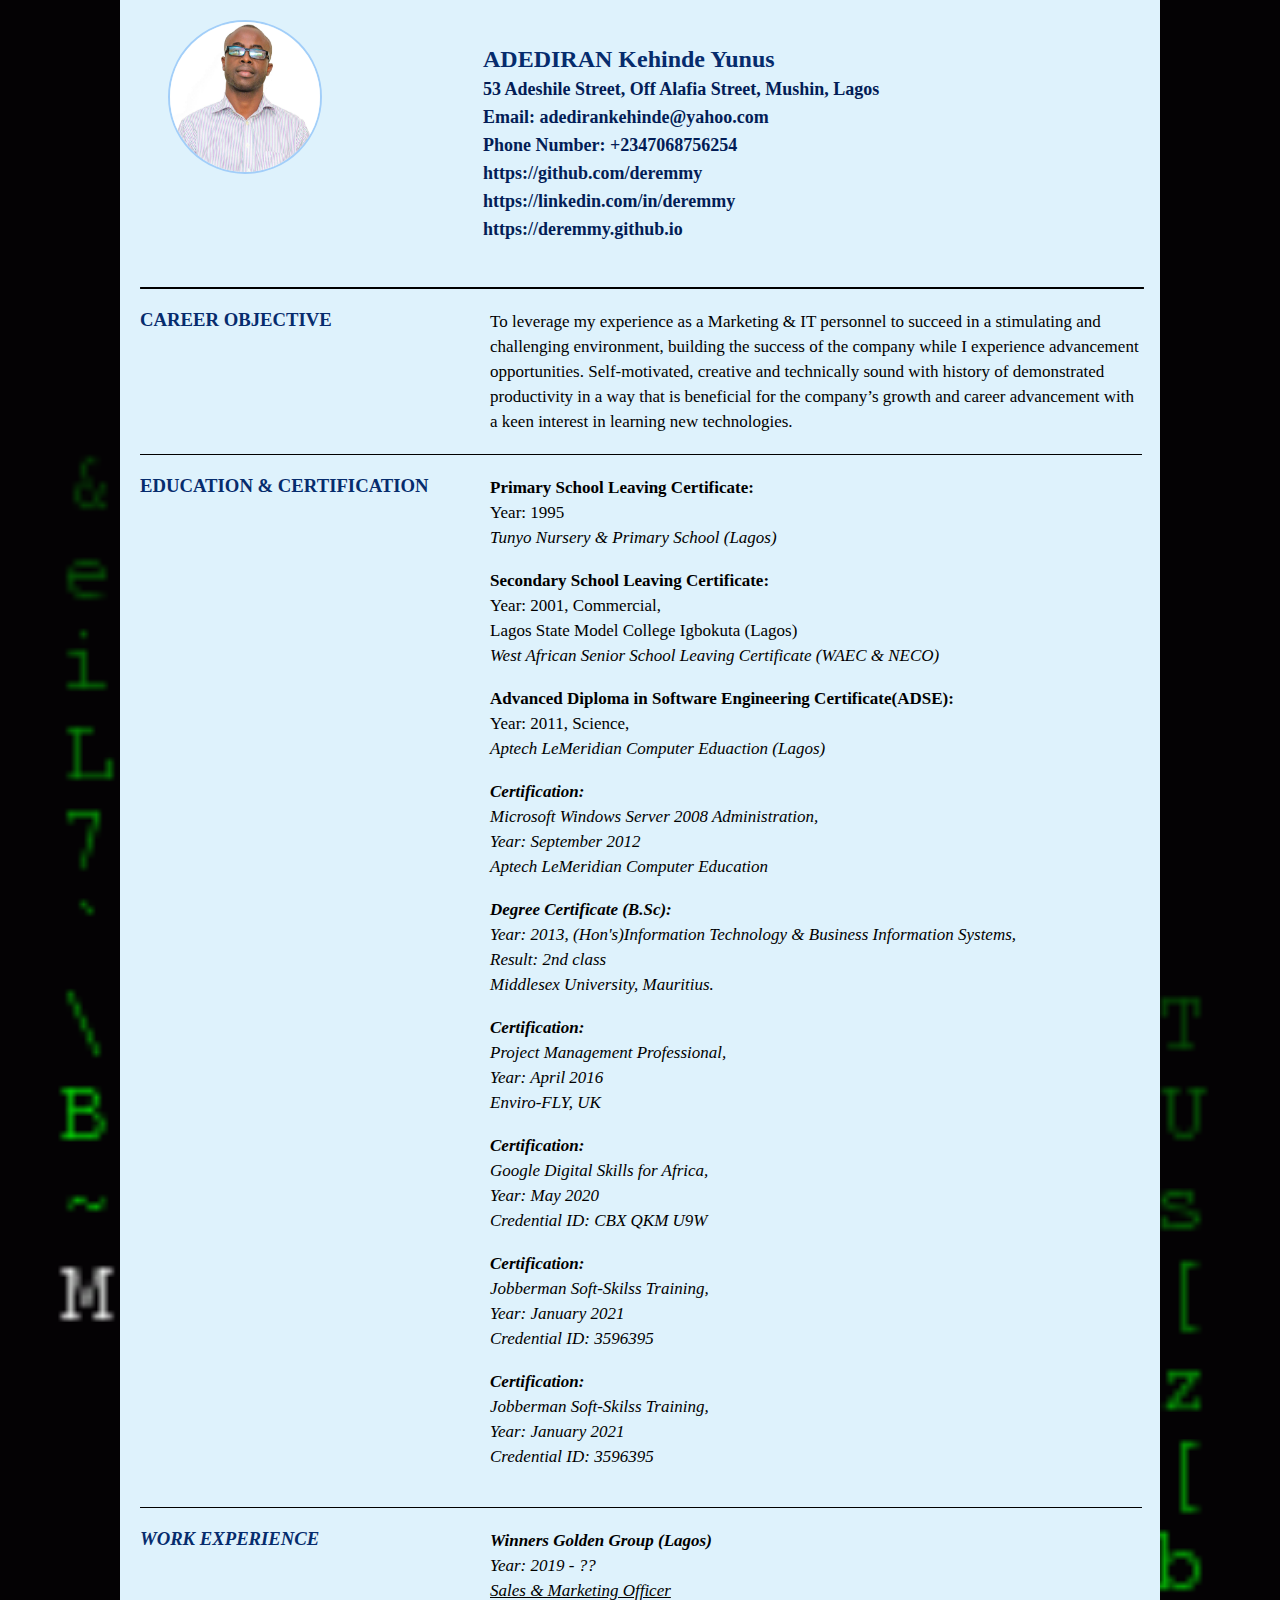
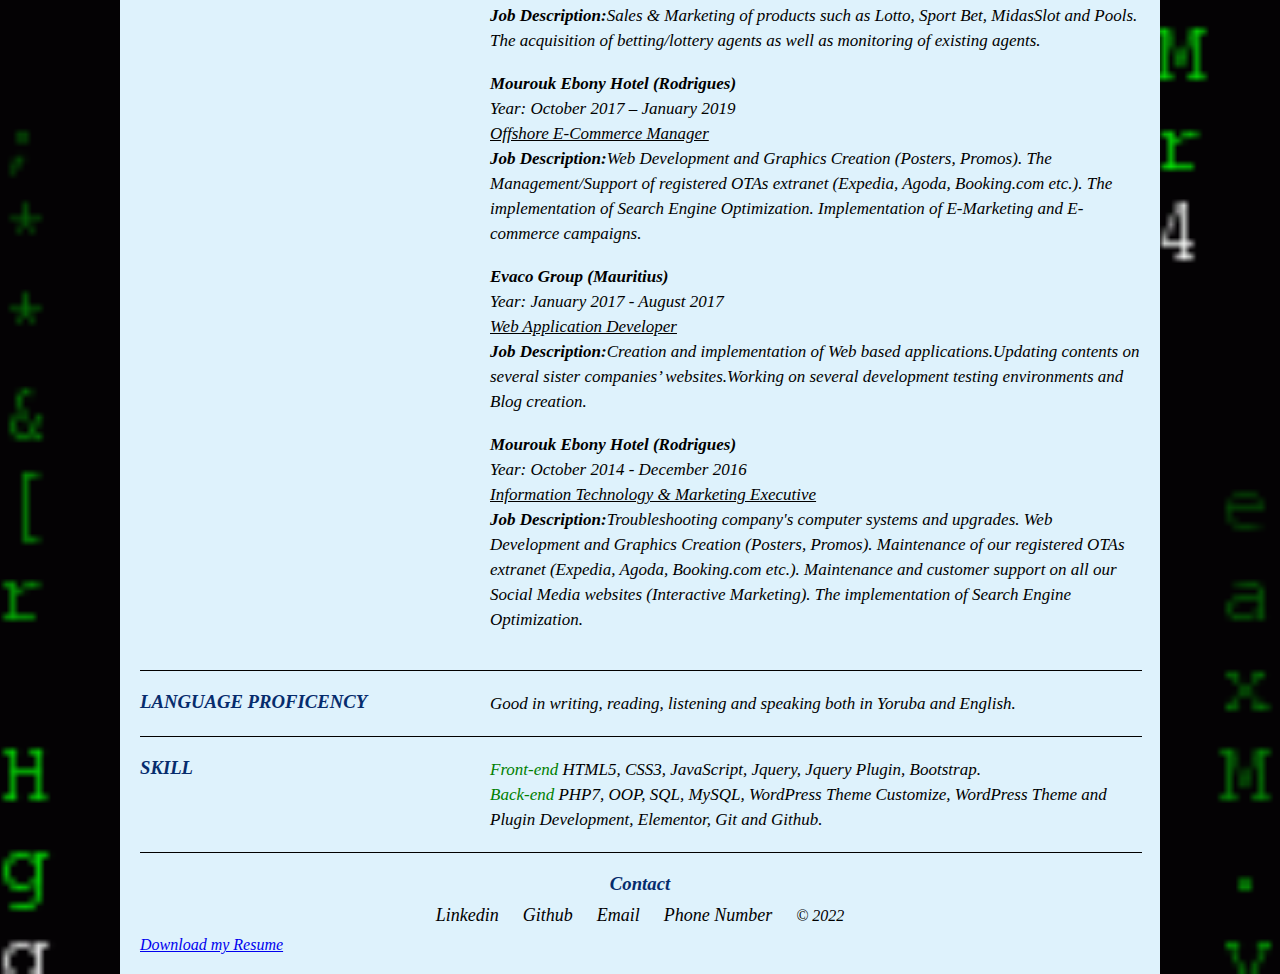
<file: index.html>
<!DOCTYPE html>
<html lang="en">
<head>
    <meta charset="UTF-8">
    <meta name="viewport" content="width=device-width, initial-scale=1.0">
    <title>ADEDIRAN Kehinde Yunus Deremmy Kaded Resume</title>
    <link rel="stylesheet" href="style.css">
    <link rel="shortcut icon" href="drm.ico">
	<style>
		.bg{
			background: url('bgmatrix.gif') no-repeat center;
			background-size: cover;
		}
	</style>
</head>
<body class="bg">
	<div class="container">
		<!--Header Section Start-->
	<header>
		<img class="avata" src="ken.jpg">
			<div class="header-left">
			    <h2>ADEDIRAN Kehinde Yunus</h2>
			    <p><a href="">53 Adeshile Street, Off Alafia Street, Mushin, Lagos</a></p>
			    <p><a href="mailto:adedirankehinde@yahoo.com">Email: adedirankehinde@yahoo.com</a></p>
				<p><a href="tel:+2347068756254 ">Phone Number: +2347068756254 </a></p>
				<p><a href="https://github.com/deremmy" target="_blank">https://github.com/deremmy</a></p>
				<p><a href="https://linkedin.com/in/deremmy" target="_blank">https://linkedin.com/in/deremmy</a></p>
				<p><a href="https://deremmy.github.io" target="_blank">https://deremmy.github.io</a></p>
		    </div>
	</header>
		<div class="div-clear"></div>
		   <hr> 
		   <!--Header Section End-->
	<main>
	<!--CAREER OBJECTIVE-->
		<section>
		  	<div class="content">
		   		<div class="content-left">
		   		<h3>CAREER OBJECTIVE</h3>
		   		</div>
		   			<div class="content-right">
		   				<p>To leverage my experience as a Marketing & IT personnel to succeed in a stimulating and challenging environment, building the success of the company while I experience advancement opportunities. Self-motivated, creative and technically sound with history of demonstrated productivity in a way that is beneficial for the company’s  growth and career advancement  with a keen interest in learning new technologies.</p>
		   			</div>
		   				</div>
		 </section>
		   	<div class="div-clear"></div>
		   	<hr class="hrr">

		   		<!-- EDUCATIONAL CERTIFICATION-->
		   		<section>
		   				<div class="content">
		   					 <div class="content-left">
		   					 	<h3>EDUCATION & CERTIFICATION</h3>
		   					 </div>
		   					 <div class="content-right">

		   					 	<p> <strong>Primary School Leaving Certificate:</strong><br>
								Year: 1995<br>
								<i>Tunyo Nursery & Primary School (Lagos)</i></p><br>

		   					 	<p> <strong>Secondary School Leaving Certificate:</strong><br>
								Year: 2001, Commercial,<br>
								Lagos State Model College Igbokuta (Lagos)<br>
								<i>West African Senior School Leaving Certificate (WAEC & NECO)</i></p><br>
								


		   					 	<p> <strong>Advanced Diploma in Software Engineering Certificate(ADSE):</strong><br>
								Year: 2011, Science,<br>
								<i>Aptech LeMeridian Computer Eduaction (Lagos)<i></p><br>


								<p> <strong>Certification:</strong><br>
								Microsoft Windows Server 2008 Administration,<br>
								Year: September 2012<br>
								<i>Aptech LeMeridian Computer Education<i></p><br>

								<p> <strong>Degree Certificate (B.Sc):</strong><br>
								Year: 2013,  (Hon's)Information Technology & Business Information Systems,<br>
								Result: 2nd class<br>
								<i>Middlesex University, Mauritius.<i></p><br>


								<p> <strong>Certification:</strong><br>
								Project Management Professional,<br>
								Year: April 2016<br>
								<i>Enviro-FLY, UK<i></p><br>


								<p> <strong>Certification:</strong><br>
								Google Digital Skills for Africa,<br>
								Year: May 2020<br>
								<i>Credential ID:  CBX QKM U9W<i></p><br>

								<p> <strong>Certification:</strong><br>
								Jobberman Soft-Skilss Training,<br>
								Year: January 2021<br>
								<i>Credential ID:  3596395<i></p><br>

								<p> <strong>Certification:</strong><br>
								Jobberman Soft-Skilss Training,<br>
								Year: January 2021<br>
								<i>Credential ID:  3596395<i></p><br>


		   					 </div>
		   				</div>
		   			</section>

		   		<!-- WORK EXPERIENCE-->

		   			<div class="div-clear"></div>
		   		<hr class="hrr">

		   		<section>
		   				<div class="content">
		   					 <div class="content-left">
		   					 	<h3>WORK EXPERIENCE</h3>
		   					 </div>
		   					 <div class="content-right">

		   					 	<p> <strong>Winners Golden Group (Lagos)</strong><br>
								Year: 2019 - ??<br>
								<u>Sales & Marketing Officer</u><br><b>Job Description:</b>Sales & Marketing of products such as Lotto, Sport Bet, MidasSlot and Pools. The acquisition of betting/lottery agents  as well as monitoring of existing agents.</p><br>

		   					 	<p> <strong>Mourouk Ebony Hotel (Rodrigues)</strong><br>
								Year: October 2017 – January 2019 <br>
								<u>Offshore E-Commerce Manager</u><br><b>Job Description:</b>Web Development and Graphics Creation (Posters, Promos). The Management/Support of registered OTAs extranet (Expedia, Agoda, Booking.com etc.). The implementation of Search Engine Optimization. Implementation of E-Marketing and E-commerce campaigns.</p><br>


								<p> <strong>Evaco Group (Mauritius)</strong><br>
								Year: January 2017 - August 2017 <br>
								<u>Web Application Developer</u><br><b>Job Description:</b>Creation and implementation of Web based applications.Updating contents on several sister companies’ websites.Working on several development testing environments and Blog creation.</p><br>

								<p> <strong>Mourouk Ebony Hotel (Rodrigues)</strong><br>
								Year: October 2014 - December 2016<br>
								<u>Information Technology & Marketing Executive</u><br><b>Job Description:</b>Troubleshooting company's computer systems and upgrades. Web  Development and Graphics Creation (Posters, Promos). Maintenance of our registered OTAs extranet (Expedia, Agoda, Booking.com etc.). Maintenance and customer support on all our Social Media websites (Interactive Marketing). The implementation of Search Engine Optimization.</p><br>
		   					 </div>
		   				</div>
		   			</section>

		   			<div class="div-clear"></div>
		   		<hr class="hrr">


		   		<!--LANGUAGE PROFICENCY SECTION-->
		   		<section>
		   				<div class="content">
		   					 <div class="content-left">
		   					 	<h3>LANGUAGE PROFICENCY</h3>
		   					 </div>
		   					 <div class="content-right">
		   					 	<p>Good in writing, reading, listening and speaking both in Yoruba and English.</p>
		   					 </div>
		   				</div>
		   		</section>

		   			<div class="div-clear"></div>
		   		<hr class="hrr">

		   		<!--SKILL SECTION-->
		   		<section>
		   				<div class="content">
		   					 <div class="content-left">
		   					 	<h3>SKILL</h3>
		   					 </div>
		   					 <div class="content-right">
		   					 	<p><span style="color: green">Front-end </span> HTML5, CSS3, JavaScript, Jquery, Jquery Plugin, Bootstrap.</p>
		   					 	<p><span style="color: green">Back-end </span> PHP7, OOP, SQL, MySQL, WordPress Theme Customize, WordPress Theme and Plugin Development, Elementor, Git and Github.</p>
		   					 </div>
		   				</div>
		   		</section>
		   			<div class="div-clear"></div>
		   		<hr class="hrr">
		   		</main>
		   		<!--footer section Start-->
		   		<footer class="footering">
		   			<div class="contact">
		   				<h3>Contact</h3>
		   			</div>
		   			<ul>

		   				<li><a href="https://linkedin.com/in/deremmy">Linkedin</a></li>
		   				<li><a href="https://deremmy.github.io">Github</a></li>
		   				<li><a href="mailto:adedirankehinde@yahoo.com">Email</a></li>
						<li><a href="tel:+2347068756254 ">Phone Number</a></li>
		   				<li><div class="copy">&copy; 2022</div></li>
		   			</ul>

		   		</footer>
		   	<!--footer section End-->
		   	<div><a href="AdediranKehindeResume22.pdf">Download my Resume</a></div>
	</div>
<!-- Container End-->

</body>
</html>
</file>
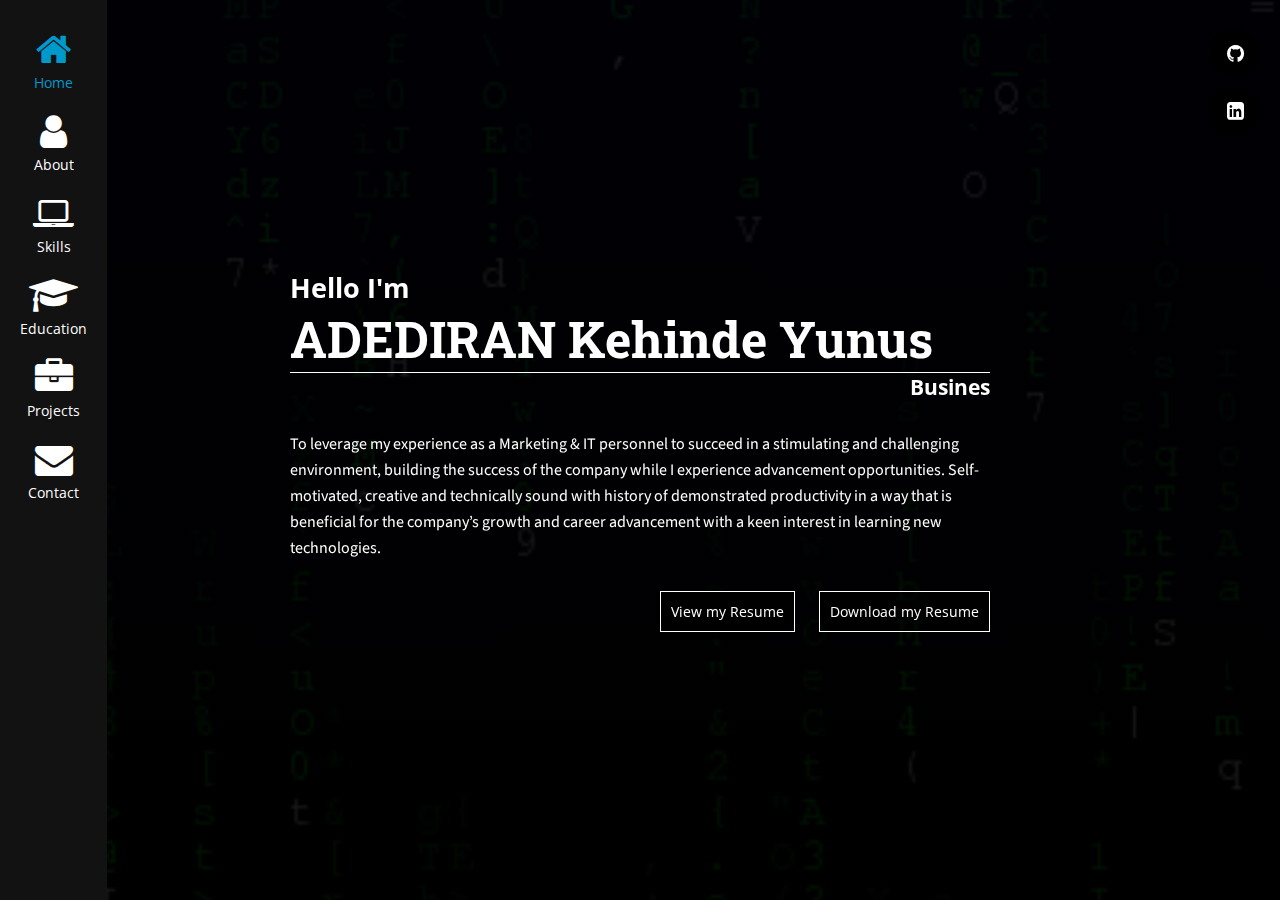
<file: kaded/index.html>
<!DOCTYPE html>
<html lang="en">

<head>
    <meta charset="utf-8">
    <title>ADEDIRAN Kehinde Yunus</title>
    <meta name="description" content="Hello , I am ADEDIRAN Kehinde Yunus Deremmy Kaded">
    <meta name="keywords" content="adediran,kehinde,yunus,deremmy,k3n0,kaded">
    <meta name="author" content="ADEDIRAN Kehinde Yunus">
     <meta name="viewport" content="width=device-width, initial-scale=1">


    <!-- General CSS Settings -->
    <link rel="stylesheet" href="css/general_style.css">
    <!-- Main Style of the template -->
    <link rel="stylesheet" href="css/main_style.css">
    <!-- Reseters -->
    <link rel="stylesheet" href="css/reset_style.css">
    <!--Font aweome-->
    <link rel="stylesheet" href="plugins/fontawesome/css/font-awesome.min.css">
    <link rel="shortcut icon" href="images/drm.ico">
    <!-- Global site tag (gtag.js) - Google Analytics -->



</head>

<body>
    <!-- Wrapper -->
    <div class="lx-wrapper">

        <!-- Loader -->
        <div class="lx-loader">

            <img src="images/ring.svg" alt="Loading" />
        </div>
        <!-- End Loader -->

        <!-- Main Content -->
        <div class="lx-g1-f">
            <div class="lx-main-content">
                <div class="lx-g8-f lx-p-10">

                    <!-- Main Menu -->
                    <div class="lx-main-menu">
                        <i class="fa fa-bars"></i>
                        <div class="lx-main-menu-nav">
                            <a href="javascript.html" class="lx-menu-up"><i class="fa fa-caret-up"></i></a>
                            <a href="javascript.html" class="lx-menu-down"><i class="fa fa-caret-down"></i></a>
                        </div>
                        <ul>
                            <li><a href="javascript:;" class="active" data-title="lx-home" data-url="index-1.html#home"><i class="fa fa-home"></i>Home</a></li>
                            <li><a href="javascript:;" data-title="lx-knowme" data-url="index-1.html#knowme"><i class="fa fa-user"></i>About</a></li>
                            <li><a href="javascript:;" data-title="lx-skills" data-url="index-1.html#skills"><i class="fa fa-laptop"></i> Skills</a></li>
                            <li><a href="javascript:;" data-title="lx-resume" data-url="index-1.html#resume"><i class="fa fa-graduation-cap"></i>Education</a></li>
                            <li><a href="javascript:;" data-title="lx-projects" data-url="index-1.html#projects"><i class="fa fa-briefcase"></i>Projects</a></li>
                            <li><a href="javascript:;" data-title="lx-contact" data-url="index-1.html#contact"><i class="fa fa-envelope"></i>Contact</a></li>
                        </ul>
                    </div>
                    <!-- End Main Menu -->

                </div>
                <div class="lx-g4-3-f">

                    <!-- Home -->
                    <div class="lx-home">
                        <div class="lx-home-content">
                            <div class="lx-home-overview">
                                <h2 style="font-size: 27px;">Hello I'm</h2>
                                <h1>ADEDIRAN Kehinde Yunus</h1>

                                <h2 style="text-align: right; color: #fff"> <span class="typer " id="main" data-words="Business Information Technology,Front/Back-end Programming,Digital Marketing,Graphic Design,Search Engine Optimization,Web Development" data-delay="100" data-deleteDelay="1000"></span></h2>
                                <p>To leverage my experience as a Marketing & IT personnel to succeed in a stimulating and challenging environment, building the success of the company while I experience advancement opportunities. Self-motivated, creative and technically sound with history of demonstrated productivity in a way that is beneficial for the company’s  growth and career advancement  with a keen interest in learning new technologies.</p>
                            </div>
                            <div class="lx-clear-fix"></div>
                            <div class="lx-home-buttons">
                                <a href="kaded.github.io" download>View my Resume</a>
                                <a href="resume-pdf/AdediranKehindeResume22.pdf" download>Download my Resume</a>
                            </div>
                        </div>
                    </div>
                    <!-- End Home -->

                    <!-- Know Me -->
                    <div class="lx-knowme lx-blocs">
                        <div class="lx-blocs-head">
                            <ul>

                                <li><a href="javascript:;"><i class="fa fa-close"></i></a></li>
                            </ul>
                            <div class="lx-clear-fix"></div>
                        </div>
                        <div class="lx-knowme-content lx-blocs-content">
                            <h3><span>About</span></h3>
                            <p></p>
                            <div class="lx-g2-f lx-fr">
                                <div class="lx-knowme-img">
                                    <img src="images/ken.jpg" alt="ADEDIRAN Kehinde Yunus" />
                                </div>
                            </div>
                            <div class="lx-g2-f">
                                <p><span>Name</span>ADEDIRAN Kehinde Yunus</p>
                                <p><span>Citizenship </span>Nigerian</p>
                                <p><span>Residence </span>Lagos</p>
                                <p><span>Phone </span>(+234)706 875 6254 </p>
                                <p><span>Email </span>adedirankehinde@yahoo.com</p>
                                <div class="lx-quote">
                                    <h4>Favorite Quote</h4>
                                    <p>
                                        <i class="fa fa-quote-left"></i>&nbsp; Results are beautiful when we do not rush through details either in our daily Lives or Work. <p><b><i> "Surely This too shall Pass! "</i></b></p> &nbsp;
                                        <i class="fa fa-quote-right"></i> 
                                    </p>

                                </div>
                            </div>
                            <div class="lx-clear-fix"></div>
                        </div>
                    </div>
                    <!-- End Know Me -->

                    <!-- Skills -->
                    <div class="lx-skills lx-blocs">
                        <div class="lx-blocs-head">
                            <ul>

                                <li><a href="javascript:;"><i class="fa fa-close"></i></a></li>
                            </ul>
                            <div class="lx-clear-fix"></div>
                        </div>
                        <div class="lx-skills-content lx-blocs-content">
                            <h3><span>Skills</span></h3>

                            <!-- Programming Skills -->
                            <div class="lx-skills-item">
                                <h4>Languages that I work with and others skills acquired</h4>
                                <div class="lx-g2-f">
                                    <div class="lx-bars-chart lx-ml-25">
                                        <div class="lx-bar" data-max="90">
                                            <p>HTML5</p>
                                            <div class="lx-bar-counter">10</div>
                                            <div class="lx-bar-bg">
                                                <div class="lx-bar-fill">
                                                </div>
                                            </div>
                                        </div>
                                        <div class="lx-bar" data-max="85">
                                            <p>CSS3</p>
                                            <div class="lx-bar-counter">0</div>
                                            <div class="lx-bar-bg">
                                                <div class="lx-bar-fill">
                                                </div>
                                            </div>
                                        </div>
                                        <div class="lx-bar" data-max="88">
                                            <p>JQuery</p>
                                            <div class="lx-bar-counter">0</div>
                                            <div class="lx-bar-bg">
                                                <div class="lx-bar-fill">
                                                </div>
                                            </div>
                                        </div>
                                        <div class="lx-bar" data-max="90">
                                            <p>Search Engine Optimization</p>
                                            <div class="lx-bar-counter">0</div>
                                            <div class="lx-bar-bg">
                                                <div class="lx-bar-fill">
                                                </div>
                                            </div>
                                        </div>
                                        <div class="lx-bar" data-max="80">
                                            <p>Boostrap</p>
                                            <div class="lx-bar-counter">0</div>
                                            <div class="lx-bar-bg">
                                                <div class="lx-bar-fill">
                                                </div>
                                            </div>
                                        </div>
                                        <div class="lx-bar" data-max="83">
                                            <p>JavaScript</p>
                                            <div class="lx-bar-counter">0</div>
                                            <div class="lx-bar-bg">
                                                <div class="lx-bar-fill">
                                                </div>
                                            </div>
                                        </div>
                                        <div class="lx-bar" data-max="90">
                                            <p>Digital Marketing</p>
                                            <div class="lx-bar-counter">0</div>
                                            <div class="lx-bar-bg">
                                                <div class="lx-bar-fill">
                                                </div>
                                            </div>
                                        </div>
                                        <div class="lx-bar" data-max="88">
                                            <p>SQL-DBMS</p>
                                            <div class="lx-bar-counter">0</div>
                                            <div class="lx-bar-bg">
                                                <div class="lx-bar-fill">
                                                </div>
                                            </div>
                                        </div>

                                    </div>
                                </div>
                                <div class="lx-g2-f">

                                    <!-- Bars -->
                                    <div class="lx-bars-chart lx-ml-25">

                                        <div class="lx-bar" data-max="86">
                                            <p>Virtual Assistant & Transciption</p>
                                            <div class="lx-bar-counter">0</div>
                                            <div class="lx-bar-bg">
                                                <div class="lx-bar-fill">
                                                </div>
                                            </div>
                                        </div>
                                        <div class="lx-bar" data-max="70">
                                            <p>C</p>
                                            <div class="lx-bar-counter">0</div>
                                            <div class="lx-bar-bg">
                                                <div class="lx-bar-fill">
                                                </div>
                                            </div>
                                        </div>
                                        <div class="lx-bar" data-max="78">
                                            <p>JQueryUI</p>
                                            <div class="lx-bar-counter">0</div>
                                            <div class="lx-bar-bg">
                                                <div class="lx-bar-fill">
                                                </div>
                                            </div>
                                        </div>
                                        <div class="lx-bar" data-max="78">
                                            <p>C++</p>
                                            <div class="lx-bar-counter">0</div>
                                            <div class="lx-bar-bg">
                                                <div class="lx-bar-fill">
                                                </div>
                                            </div>
                                        </div>
                                        <div class="lx-bar" data-max="88">
                                            <p>PHP</p>
                                            <div class="lx-bar-counter">0</div>
                                            <div class="lx-bar-bg">
                                                <div class="lx-bar-fill">
                                                </div>
                                            </div>
                                        </div>
                                        <div class="lx-bar" data-max="68">
                                            <p>C#</p>
                                            <div class="lx-bar-counter">0</div>
                                            <div class="lx-bar-bg">
                                                <div class="lx-bar-fill">
                                                </div>
                                            </div>
                                        </div>
                                        <div class="lx-bar" data-max="60">
                                            <p>ReactJS</p>
                                            <div class="lx-bar-counter">0</div>
                                            <div class="lx-bar-bg">
                                                <div class="lx-bar-fill">
                                                </div>
                                            </div>
                                        </div>
                                        <div class="lx-bar" data-max="78">
                                            <p>Python</p>
                                            <div class="lx-bar-counter">0</div>
                                            <div class="lx-bar-bg">
                                                <div class="lx-bar-fill">
                                                </div>
                                            </div>
                                        </div>
                                    </div>
                                    <!-- End Bars -->

                                </div>
                                <div class="lx-clear-fix"></div>
                            </div>
                            <!-- End Programming Skills -->

                            <!-- Services -->
                            <div class="lx-skills-item">
                                <h4>What I Bring to table</h4>

                                <!-- Boxs -->
                                <div class="lx-g4-f">
                                    <div class="lx-box">
                                        <i class="fa fa-mobile-phone"></i>
                                        <h4>TOOLS USED</h4>
                                        <p>Completing tasks sooner</p>
                                    </div>
                                </div>
                                <div class="lx-g4-f">
                                    <div class="lx-box">
                                        <i class="fa fa-database"></i>
                                        <h4>FRAMEWORKS</h4>
                                        <p>Making work easy</p>
                                    </div>
                                </div>
                                <div class="lx-g4-f">
                                    <div class="lx-box active">
                                        <i class="fa fa-diamond"></i>
                                        <h4>S E O</h4>
                                        <p>Rank No1 on your preferred Search Engine quickly</p>
                                    </div>
                                </div>
                                <div class="lx-g4-f">
                                    <div class="lx-box">
                                        <i class="fa fa-paint-brush"></i>
                                        <h4>PHOTOSHOP</h4>
                                        <p>Designs speak henceforth lets design</p>
                                    </div>
                                </div>
                                <div class="lx-clear-fix"></div>
                                <!-- End Boxs -->

                            </div>
                            <!-- End Services -->


                            <!-- Languages -->
                            <div class="lx-skills-item">
                                <h4>Languages that I speak</h4>
                                <div class="lx-g2-f">

                                    <!-- Bars -->
                                    <div class="lx-bars-chart lx-mr-25">
                                        <div class="lx-bar" data-max="97">
                                            <p>ENGLISH</p>
                                            <div class="lx-bar-counter">0</div>
                                            <div class="lx-bar-bg">
                                                <div class="lx-bar-fill">
                                                </div>
                                            </div>
                                        </div>
                                        <div class="lx-bar" data-max="97">
                                            <p>YORUBA</p>
                                            <div class="lx-bar-counter">0</div>
                                            <div class="lx-bar-bg">
                                                <div class="lx-bar-fill">
                                                </div>
                                            </div>
                                        </div>
                                        <div class="lx-bar" data-max="40">
                                            <p>FRENCH</p>
                                            <div class="lx-bar-counter">0</div>
                                            <div class="lx-bar-bg">
                                                <div class="lx-bar-fill">
                                                </div>
                                            </div>
                                        </div>

                                    </div>
                                </div>
                                <!-- End Bars -->

                            </div>
                            <div class="lx-clear-fix"></div>



                            <div class="lx-skills-item">
                                <h4>SOFT SKILLS</h4>
                                <div class="lx-g2-f">

                                    <!-- Bars -->
                                    <div class="lx-bars-chart lx-mr-25">
                                        <div class="lx-bar" data-max="97">
                                            <p>Communication skills</p>
                                            <div class="lx-bar-counter">0</div>
                                            <div class="lx-bar-bg">
                                                <div class="lx-bar-fill">
                                                </div>
                                            </div>
                                        </div>
                                        <div class="lx-bar" data-max="85">
                                            <p>Flexibile</p>
                                            <div class="lx-bar-counter">0</div>
                                            <div class="lx-bar-bg">
                                                <div class="lx-bar-fill">
                                                </div>
                                            </div>
                                        </div>
                                        <div class="lx-bar" data-max="80">
                                            <p>Dedicated</p>
                                            <div class="lx-bar-counter">0</div>
                                            <div class="lx-bar-bg">
                                                <div class="lx-bar-fill">
                                                </div>
                                            </div>

                                        </div>
                                        <div class="lx-bar" data-max="83">
                                            <p>Team work</p>
                                            <div class="lx-bar-counter">0</div>
                                            <div class="lx-bar-bg">
                                                <div class="lx-bar-fill">
                                                </div>
                                            </div>

                                        </div>
                                        <div class="lx-bar" data-max="86">
                                            <p>Leadership</p>
                                            <div class="lx-bar-counter">0</div>
                                            <div class="lx-bar-bg">
                                                <div class="lx-bar-fill">
                                                </div>
                                            </div>

                                        </div>
                                        <div class="lx-bar" data-max="85">
                                            <p>Time management</p>
                                            <div class="lx-bar-counter">0</div>
                                            <div class="lx-bar-bg">
                                                <div class="lx-bar-fill">
                                                </div>
                                            </div>

                                        </div>
                                    </div>

                                    <!-- End Bars -->

                                </div>
                                <div class="lx-clear-fix"></div>
                            </div>
                            <!-- End Languages -->

                        </div>
                    </div>
                    <!-- End Skills -->

                    <!-- Resume -->
                    <div class="lx-resume lx-blocs">
                        <div class="lx-blocs-head">
                            <ul>

                                <li><a href="javascript:;"><i class="fa fa-close"></i></a></li>
                            </ul>
                            <div class="lx-clear-fix"></div>
                        </div>
                        <div class="lx-resume-content lx-blocs-content">
                            <h3><span>Resume</span></h3>

                            <div class="lx-resume-item">
                                <h4>Experience</h4>
                                <ul>


                                    <li>
                                        <h4>Winners Golden Group (Lagos)</h4>
                                        <span>July 2019 - ?? </span>
                                        <div>
                                            <p> - SALES & MARKETING OFFICER
                                            </p>
                                        </div>
                                        <div> Sales & Marketing of products such as Lotto, Sport Bet, MidasSlot and Pools. The acquisition of betting/lottery agents  as well as monitoring of existing agents.</div>
                                    </li>
                                  

                                    <li>
                                        <h4>Mourouk Ebony Hotel (Rodrigues)</h4>
                                        <span>October 2017 – January 2019 </span>
                                        <div>
                                            <p> - OFFSHORE E-COMMERCE MANAGER
                                            </p>
                                        </div>
                                        <div>Web Development and Graphics Creation (Posters, Promos). The Management/Support of registered OTAs extranet (Expedia, Agoda, Booking.com etc.). The implementation of Search Engine Optimization. Implementation of E-Marketing and E-commerce campaigns.</div>
                                    </li>


                                    <li>
                                        <h4>Evaco Group (Mauritius)</h4>
                                        <span>January 2017 - August 2017</span>
                                        <div>
                                            <p> - WEB APPLICATION DEVELOPER
                                            </p>
                                        </div>
                                        <div>Creation and implementation of Web based applications.Updating contents on several sister companies’ websites.Working on several development testing environments and Blog creation.
.</div>
                                    </li>


                                    <li>
                                        <h4>Mourouk Ebony Hotel (Rodrigues)</h4>
                                        <span>October 2014 - December 2016</span>
                                        <div>
                                            <p> - INFORMATION TECHNOLOGY & MARKETING EXECUTIVE
                                            </p>
                                        </div>
                                        <div>Troubleshooting company's computer systems and upgrades. Web  Development and Graphics Creation (Posters, Promos). Maintenance of our registered OTAs extranet (Expedia, Agoda, Booking.com etc.). Maintenance and customer support on all our Social Media websites (Interactive Marketing). The implementation of Search Engine Optimization.</div>
                                    </li>


                                </ul>
                            </div>


                            <!-- Studies -->
                            <div class="lx-resume-item">
                                <h4>Studies</h4>
                                <ul>
                                    <li>
                                        <h4>Middlesex University (Mauritius)</h4>
                                        <span>July 2013</span>
                                        <div>
                                            <p>B.Sc. (Hons) INFORMATION TECHNOLOGY & BUSINESS INFORMATION SYSTEMS    
                                            </p>
                                        </div>
                                    </li>

                                                                        <li>
                                        <h4>Aptech LeMeridian Computer Education (Lagos)</h4>
                                        <span>August 2011</span>
                                        <div>
                                            <p>Advanced Diploma in Software Engineering (ADSE)
                                            </p>
                                        </div>
                                    </li>

                                    <li>
                                        <h4>Lagos State Model College Igbokuta (Lagos)</h4>
                                        <span>August 2001</span>
                                        <div>
                                            <p>West African Senior School Leaving Certificate (WAEC & NECO)
                                            </p>
                                        </div>
                                    </li>
                                    <li>
                                        <h4>Tunyo Nursery & Primary School (Lagos)</h4>
                                        <span>May 2005</span>
                                        <div>
                                            <p>Primary School Leaving ceritificate
                                            </p>
                                        </div>
                                    </li>
                                </ul>
                            </div>
                            <div class="lx-resume-item">
                                <h4>Certifications</h4>
                                <ul>
                                   <li>
                                        <h4>JOBBERMAN SOFT-SKILLS TRAINING</h4>
                                        <span>January 2021</span>
                                        <div>
                                            <p>Credential ID:  3596395  </p>
                                        </div>
                                    </li>
                                    <li>
                                        <h4>GOOGLE DIGITAL SKILLS FOR AFRICA</h4>
                                        <span>May 2020</span>
                                        <div>
                                            <p>Credential ID:  CBX QKM U9W
                                            </p>
                                        </div>
                                    </li>
                                    <li>
                                        <h4>PROJECT MANAGEMENT PROFESSIONAL</h4>
                                        <span>April 2016</span>
                                        <div>
                                            <p>Enviro-FLY, UK
                                            </p>
                                        </div>
                                    </li>
                                    <li>
                                        <h4>MICROSOFT WINDOWS SERVER 2008 ADMINISTRATION CERTIFICATION</h4>
                                        <span>September 2012</span>
                                        <div>
                                            <p>Aptech LeMeridian Computer Education
                                            </p>
                                        </div>
                                    </li>

                                                                        <li>
                                        <h4>ADVANCED DIPLOMA IN SOFTWARE ENGINEERING (ADSE)</h4>
                                        <span>October 2011</span>
                                        <div>
                                            <p>Aptech LeMeridian Computer Education
                                            </p>
                                        </div>
                                    </li>


                                </ul>
                            </div>
                            <!-- End Studies -->

                        </div>
                    </div>
                    <!-- End Resume -->

                    <!-- My Projects -->
                    <div class="lx-projects lx-blocs">
                        <div class="lx-blocs-head">
                            <ul>

                                <li><a href="javascript:;"><i class="fa fa-close"></i></a></li>
                            </ul>
                            <div class="lx-clear-fix"></div>
                        </div>
                        <div class="lx-projects-content lx-blocs-content">
                            <h3><span>Projects</span></h3>
                            <div class="lx-g2-f">
                                <div class="lx-projects-item lx-mr-25">

                                    <div class="lx-projects-item-img">
                                        <img src="images/symphony.PNG" />
                                        <!-- Mini Side -->
                                        <div class="lx-mini-slide">
                                            <!-- Mini Side Nav -->
                                            <div class="lx-mini-slide-nav">
                                                <i class="fa fa-angle-left"></i>
                                                <i class="fa fa-angle-right"></i>
                                            </div>
                                            <!-- Mini Side Items -->


                                        </div>
                                    </div>
                                    <div class="lx-projects-item-info">
                                        <h4><a href="#" target="_blank">KJSCE SYMPHONY 2019!</a></h4>
                                        <div>
                                            <p>Static website for cultural fest of KJ Somaiya College-2019 as a Wrapped reality theme. Built using various front end technologies.</p>
                                            <p></p>
                                        </div>
                                        <div> <a href="http://kjsce-symphony.org/2019/index.php">watch it live here</a></div>

                                    </div>
                                </div>
                            </div>
                            <div class="lx-g2-f">
                                <div class="lx-projects-item lx-mr-25">

                                    <div class="lx-projects-item-img">
                                        <img src="images/plugin.JPG" />
                                        <!-- Mini Side -->
                                        <div class="lx-mini-slide">
                                            <!-- Mini Side Nav -->
                                            <div class="lx-mini-slide-nav">
                                                <i class="fa fa-angle-left"></i>
                                                <i class="fa fa-angle-right"></i>
                                            </div>
                                            <!-- Mini Side Items -->


                                        </div>
                                    </div>
                                    <div class="lx-projects-item-info">
                                        <h4><a href="https://github.com/yukta12/Wall-Gallery" target="_blank">Wall-Gallery JQuery Plugin</a></h4>
                                        <div>
                                            <p>Wall Gallery is a layout plugin that helps in placing images in an optimal position based on the columns specified by the user compatible with all the devices.</p>
                                            <p></p>
                                        </div>
                                        <div> <a href="https://github.com/yukta12/Wall-Gallery">Entire plugin here</a></div>

                                    </div>
                                </div>
                            </div>

                            <div class="lx-clear-fix"></div>

                            <div class="lx-g2-f">
                                <div class="lx-projects-item lx-mr-25">

                                    <div class="lx-projects-item-img">
                                        <img src="images/HubPages.JPG" />
                                        <!-- Mini Side -->
                                        <div class="lx-mini-slide">
                                            <!-- Mini Side Nav -->
                                            <div class="lx-mini-slide-nav">
                                                <i class="fa fa-angle-left"></i>
                                                <i class="fa fa-angle-right"></i>
                                            </div>
                                            <!-- Mini Side Items -->


                                        </div>
                                    </div>
                                    <div class="lx-projects-item-info">
                                        <h4><a href="#" target="_blank">HubPages</a></h4>
                                        <div>
                                            <p>The management system that will help to manage the posting of articles on the portal.</p>
                                            <p></p>
                                        </div>
                                        <div> <a href="https://github.com/yukta12/blog-template">get entire project here</a></div>

                                    </div>
                                </div>
                            </div>
                            <div class="lx-g2-f">
                                <div class="lx-projects-item lx-ml-25">

                                    <div class="lx-projects-item-img">
                                        <img src="images/beatbox.JPG">
                                        <!-- Mini Side -->
                                        <div class="lx-mini-slide">
                                            <!-- Mini Side Nav -->
                                            <div class="lx-mini-slide-nav">
                                                <i class="fa fa-angle-left"></i>
                                                <i class="fa fa-angle-right"></i>
                                            </div>
                                            <!-- Mini Side Items -->
                                            <div class="lx-clear-fix"></div>
                                        </div>
                                    </div>
                                    <div class="lx-projects-item-info">
                                        <h4><a href="https://github.com/yukta12/beat-box" target="_blank">Beat Box</a></h4>
                                        <div>
                                            <p>React-Native, cross platform Juke-box that adaptively streams music online from the server.
                                            </p>
                                        </div>
                                        <div><a href="https://github.com/yukta12/beat-box">Get entire project here!</a></div>

                                    </div>
                                </div>
                            </div>



                            <div class="lx-clear-fix"></div>


                            <div class="lx-g2-f">
                                <div class="lx-projects-item lx-ml-25">

                                    <div class="lx-projects-item-img">
                                        <img src="images/cms.JPG">
                                        <!-- Mini Side -->
                                        <div class="lx-mini-slide">
                                            <!-- Mini Side Nav -->
                                            <div class="lx-mini-slide-nav">
                                                <i class="fa fa-angle-left"></i>
                                                <i class="fa fa-angle-right"></i>
                                            </div>
                                            <!-- Mini Side Items -->
                                            <div class="lx-clear-fix"></div>
                                        </div>
                                    </div>
                                    <div class="lx-projects-item-info">
                                        <h4><a href="https://github.com/yukta12/cms-rest" target="_blank">CMS- Rest</a></h4>
                                        <div>
                                            <p>Restful API on spring boot that helps in requesting the data from server to perform the CRUD opterations tested using POSTMAN.</p>
                                        </div>
                                        <div><a href="https://github.com/yukta12/cms-rest">Watch entire project here!</a></div>

                                    </div>
                                </div>
                            </div>
                            <div class="lx-g2-f">
                                <div class="lx-projects-item lx-ml-25">

                                    <div class="lx-projects-item-img">
                                        <img src="images/finedine.JPG">
                                        <!-- Mini Side -->
                                        <div class="lx-mini-slide">
                                            <!-- Mini Side Nav -->
                                            <div class="lx-mini-slide-nav">
                                                <i class="fa fa-angle-left"></i>
                                                <i class="fa fa-angle-right"></i>
                                            </div>
                                            <!-- Mini Side Items -->
                                            <div class="lx-clear-fix"></div>
                                        </div>
                                    </div>
                                    <div class="lx-projects-item-info">
                                        <h4><a href="https://github.com/yukta12/fine-Odine" target="_blank">Fine-ODine</a></h4>
                                        <div>
                                            <p>A full-fledged website which could locate a list of restaurant. Providing ease at booking a table restaurant online.</p>
                                        </div>
                                        <div><a href="https://github.com/yukta12/fine-Odine">Watch entire project here!</a></div>

                                    </div>
                                </div>
                            </div>
                            <div class="lx-clear-fix"></div>

                            <div class="btn">&nbsp;<i class="fa fa-2x fa-github"></i>
                                <a href="https://github.com/deremmy">VIEW ALL PROJECTS</a>
                            </div>

                            <!-- End Portfolio -->

                        </div>
                    </div>
                    <!-- End Projects -->


                    <!-- Contact -->
                    <div class="lx-contact lx-blocs">
                        <div class="lx-blocs-head">
                            <ul>

                                <li><a href="javascript:;"><i class="fa fa-close"></i></a></li>
                            </ul>
                            <div class="lx-clear-fix"></div>
                        </div>
                        <div class="lx-contact-content lx-blocs-content">
                            <h3><span>Contact</span></h3>

                            <!-- Contact Boxes -->
                            <div class="lx-g3-f">
                                <div class="lx-box-contact">
                                    <i class="fa fa-mobile"></i>
                                    <strong>Call</strong>
                                    <p>(+234)706 875 6254 </p>
                                </div>
                            </div>
                            <div class="lx-g3-f">
                                <div class="lx-box-contact">
                                    <i class="fa fa-envelope-o"></i>
                                    <strong>Send me an email</strong>
                                    <p>adedirankehinde@yahoo.com</p>
                                </div>
                            </div>
                            <div class="lx-g3-f">
                                <div class="lx-box-contact">
                                    <i class="fa fa-map-marker"></i>
                                    <strong>LinkedIn</strong>
                                    <p>www.linkedin.com/in/deremmy</p>
                                </div>
                            </div>
                            <!-- End Contact Boxes -->

                            <div class="lx-clear-fix"></div>
                            <form action="mailto:deremmy@gmail.com" method="POST">                        
                                <h4>LEAVE A MESSAGE</h4>
                                <p>You can ask me about anything here and I'll answer you as soon as possible.</p>
                                <div class="lx-contact-saved"></div>
                                <div class="lx-contact-field">
                                    <input type="text" name="fullname" placeholder="Your fullname here ..." />
                                    <i class="fa fa-user"></i>
                                </div>
                                <div class="lx-contact-field">
                                    <input type="text" name="email" placeholder="Your e-mail here ..." />
                                    <i class="fa fa-envelope-o"></i>
                                </div>
                                <div class="lx-contact-field">
                                    <textarea name="message" placeholder="Your message here ..."></textarea>
                                    <i class="fa fa-comment"></i>
                                </div>
                                <input type="button" name="submit" value="SUBMIT" />
                            </form>
                            <div class="lx-clear-fix"></div>
                        </div>
                    </div>
                    <!-- End Contact -->

            </div>

            </div>
        </div>
        <!-- End Main Content -->

        <div class="lx-side-bar">


            <div class="lx-social-media">
                <ul>
                    <li><a href="https://github.com/deremmy" target="_blank"><i class="icon-effect fa fa-github"></i></a></li>
                    <li><a href="https://www.linkedin.com/in/deremmy" target="_blank"><i class="fa fa-linkedin-square"></i></a></li>
                </ul>
            </div>
        </div>


        <div class="lx-clear-fix"></div>
    </div>
    <!-- End Wrapper -->

    <!-- JQuery -->
    <script src="js/jquery-1.12.4.min.js"></script>
<!--    &lt;!&ndash; Popup Script &ndash;&gt;-->
<!--    <script src="js/jquery.popup.js"></script>-->
     <script async src="plugins/typer.js"></script>
    <!-- Main Script -->
    <script src="js/script.js"></script>
</body>

</html>
</file>
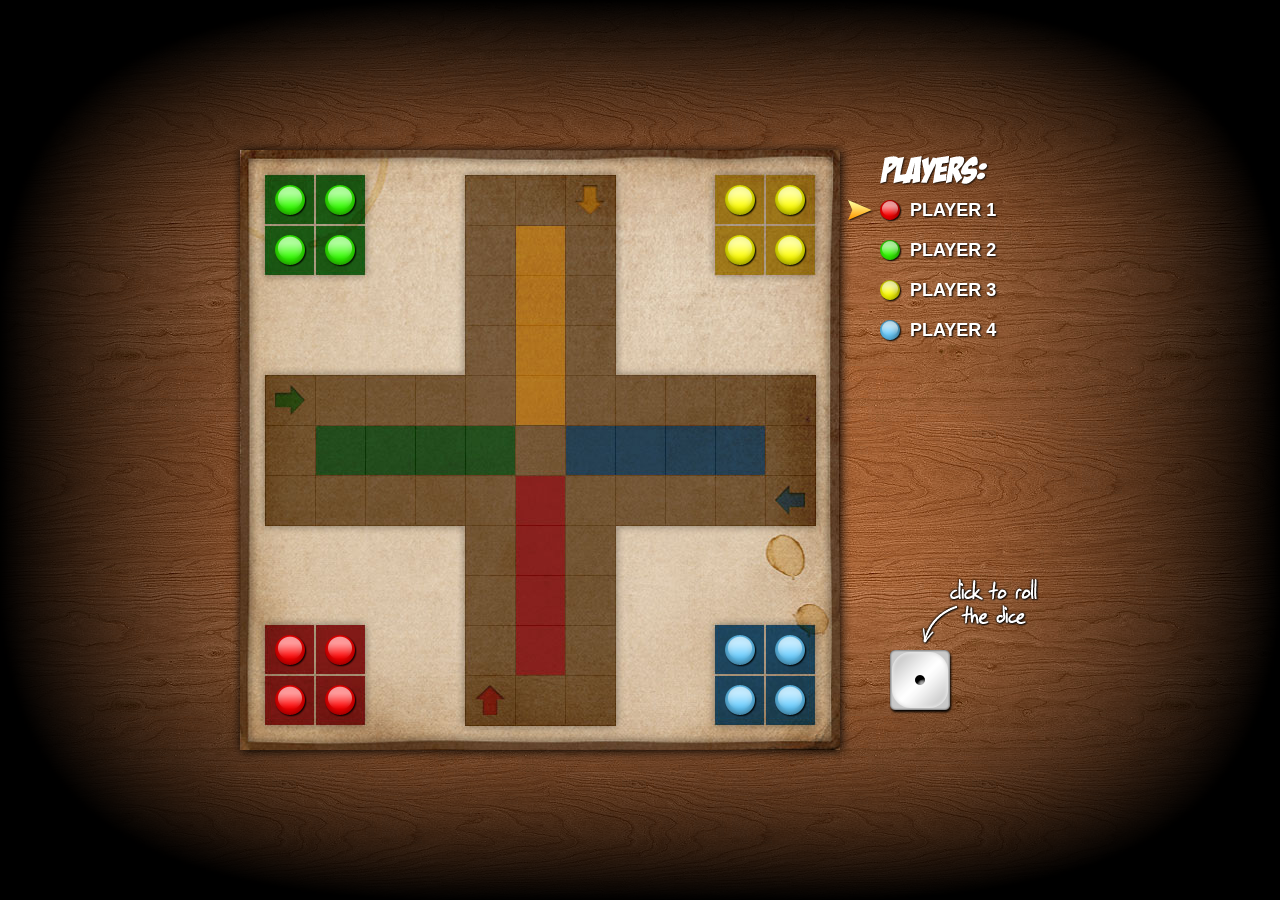
<file: porfolio/ludo-master/index.html>
<!doctype html>
<html lang="en">
<head>
    <meta charset="UTF-8">
    <title>Ludo</title>
    <link rel="stylesheet" href="css/normalize.css" media="all">
    <link rel="stylesheet" href="css/style.css" media="all">
</head>
<body>

    <div class="shadow"></div>
    <div id="content">
        <div id="board"></div>
        <div id="sidebar">
            <div class="arrow"></div>
            <ul id="players-list"></ul>
        </div>
    </div>
    <script src="lib/zepto.js"></script>
    <script src="utils/log.js"></script>
    <script src="utils/sfx.js"></script>
    <script src="js/player.js"></script>
    <script src="js/board.js"></script>
    <script src="js/field.js"></script>
    <script src="js/pawn.js"></script>
    <script src="js/base.js"></script>
    <script src="js/dice.js"></script>
    <script src="js/game.js"></script>
</body>
</html>
</file>
<file: style.css>
*{
    margin: 0;
    padding: 0;
}
body{
	background: #f2fffd;
}
h1,h2,h3,h4,h5,h6{
	color: #062c6d;
}
header {
	margin-left: 28px;
}
.container{
	max-width: 1000px;
	background-color: #def2fc;
	padding: 20px;
	margin: 0 auto;
}
.avata{
	width: 150px;
	height: 150px;
	border:2px solid #a2cef9;
	border-radius: 100px;
	float: left;
}
.header-left{
	float: left;
	padding: 26px;
	margin-left: 135px;
}
.header-left p{
	font-size: 25px;
	font-weight: 600;
	color: #000570;
}

.header-left p a {
    text-decoration: none;
    font-size: 18px;
    color: #031d56;
}

.header-left p a:hover {
    color: red;
}
.header-right{
	float: right;
	padding: 30px;
}
.header-right a{
	text-decoration: none;
	font-size: 17px;
}
.header-right a:hover{
	text-decoration: underline;
	color:#ff0707;
}
.div-clear{
	clear: both;
}
hr{
	border: 2px solid #000;
	width: 100%;
	border-radius: 2px;
	margin: 20px auto;
	border-bottom: none;
}

/* Parsonal Information */
.content{
	
}
.content-left{
	width: 35%;
	float: left;
}
.content-right{
	width: 65%;
	float: left;

}
.content-right p{
	font-size: 17px;
	line-height: 25px;
}
.hrr{
	border:1px solid #000;
	border-bottom: none;
	width: 100%;
	margin: 20px auto;

}
.left{
	width: 25%;
	float: left;
}
.right{
	width: 47%; 
	float: left;
}
.contact{
	text-align: center;
}
.footering ul{
		text-align: center;

}
.footering ul li{
	display: inline-block;
	margin: 10px;

}
.footering ul li a {
    text-decoration: none;
    font-size: 18px;
    color: black;
}
.copy{
	text-align: center;
}
</file>
<file: kaded/css/general_style.css>
/* Import Google Fonts */
@import 'https://fonts.googleapis.com/css?family=Open+Sans|Source+Sans+Pro|Julius+Sans+One|Bree+Serif|Changa|Lalezar|Roboto+Slab|Arvo|Abel|Courgette';

/* Set a unified style */
*{
	box-sizing:border-box;
	margin:0px;
	padding:0px;
	text-decoration:none;
	list-style:none;
	border:0px;
}
body{
	font-size:14px;
	font-family:'Open Sans';
}

input:focus,
select:focus,
textarea:focus,
button:focus {
    outline: none;
}
*::-webkit-scrollbar {
    width: 10px;
}
*::-webkit-scrollbar-track {
	background:#F8F8F8;
}
*::-webkit-scrollbar-thumb {
	background:#929292;
}

p{
	font-size:16px;
	font-family:'Source Sans Pro';
	line-height:26px;
	color:#424242;
}

/* Set a clear fix */
.lx-clear-fix{
	clear:both;
}

/* Set the layouts */
.lx-g1{
	position:relative;
	width:100%;
	padding:15px;
	opacity:1.0;
	-webkit-transition: all 0.8s;
	transition: all 0.8s;
}
.lx-g1-f{
	position:relative;
	width:100%;
	opacity:1.0;
	-webkit-transition: all 0.8s;
	transition: all 0.8s;
}
.lx-g2{
	float:left;
	position:relative;
	width:50%;
	padding:15px;
	opacity:1.0;
	-webkit-transition: all 0.8s;
	transition: all 0.8s;
}
.lx-g2-f{
	float:left;
	position:relative;
	width:50%;
	opacity:1.0;
	-webkit-transition: all 0.8s;
	transition: all 0.8s;
}
.lx-g3{
	float:left;
	position:relative;
	width:33.33%;
	padding:15px;
	opacity:1.0;
	-webkit-transition: all 0.8s;
	transition: all 0.8s;
}
.lx-g3-f{
	float:left;
	position:relative;
	width:33.33%;
	opacity:1.0;
	-webkit-transition: all 0.8s;
	transition: all 0.8s;
}
.lx-g3-2{
	float:left;
	position:relative;
	width:66.66%;
	padding:15px;
	opacity:1.0;
	-webkit-transition: all 0.8s;
	transition: all 0.8s;
}
.lx-g3-2-f{
	float:left;
	position:relative;
	width:66.66%;
	opacity:1.0;
	-webkit-transition: all 0.8s;
	transition: all 0.8s;
}
.lx-g4{
	float:left;
	position:relative;
	width:25%;
	padding:15px;
	opacity:1.0;
	-webkit-transition: all 0.8s;
	transition: all 0.8s;
}
.lx-g4-f{
	float:left;
	position:relative;
	width:25%;
	opacity:1.0;
	-webkit-transition: all 0.8s;
	transition: all 0.8s;
}
.lx-g4-3{
	float:left;
	position:relative;
	width:75%;
	padding:15px;
	opacity:1.0;
	-webkit-transition: all 0.8s;
	transition: all 0.8s;
}
.lx-g4-3-f{
	float:left;
	position:relative;
	width:75%;
	opacity:1.0;
	-webkit-transition: all 0.8s;
	transition: all 0.8s;
}
.lx-g5{
	float:left;
	position:relative;
	width:20%;
	padding:15px;
	opacity:1.0;
	-webkit-transition: all 0.8s;
	transition: all 0.8s;
}
.lx-g5-f{
	float:left;
	position:relative;
	width:20%;
	opacity:1.0;
	-webkit-transition: all 0.8s;
	transition: all 0.8s;
}
.lx-g5-2{
	float:left;
	position:relative;
	width:40%;
	padding:15px;
	opacity:1.0;
	-webkit-transition: all 0.8s;
	transition: all 0.8s;
}
.lx-g5-2-f{
	float:left;
	position:relative;
	width:40%;
	opacity:1.0;
	-webkit-transition: all 0.8s;
	transition: all 0.8s;
}
.lx-g5-3{
	float:left;
	position:relative;
	width:60%;
	padding:15px;
	opacity:1.0;
	-webkit-transition: all 0.8s;
	transition: all 0.8s;
}
.lx-g5-3-f{
	float:left;
	position:relative;
	width:60%;
	opacity:1.0;
	-webkit-transition: all 0.8s;
	transition: all 0.8s;
}
.lx-g5-4{
	float:left;
	position:relative;
	width:80%;
	padding:15px;
	opacity:1.0;
	-webkit-transition: all 0.8s;
	transition: all 0.8s;
}
.lx-g5-4-f{
	float:left;
	position:relative;
	width:80%;
	opacity:1.0;
	-webkit-transition: all 0.8s;
	transition: all 0.8s;
}
.lx-g6{
	float:left;
	position:relative;
	width:16.66%;
	padding:15px;
	opacity:1.0;
	-webkit-transition: all 0.8s;
	transition: all 0.8s;
}
.lx-g6-f{
	float:left;
	position:relative;
	width:16.66%;
	opacity:1.0;
	-webkit-transition: all 0.8s;
	transition: all 0.8s;
}
.lx-g6-5{
	float:left;
	position:relative;
	width:83.33%;
	padding:15px;
	opacity:1.0;
	-webkit-transition: all 0.8s;
	transition: all 0.8s;
}
.lx-g6-5-f{
	float:left;
	position:relative;
	width:83.33%;
	opacity:1.0;
	-webkit-transition: all 0.8s;
	transition: all 0.8s;
}
.lx-g8{
	float:left;
	position:relative;
	width:12.5%;
	padding:15px;
	opacity:1.0;
	-webkit-transition: all 0.8s;
	transition: all 0.8s;
}
.lx-g8-f{
	float:left;
	position:relative;
	width:12.5%;
	opacity:1.0;
	-webkit-transition: all 0.8s;
	transition: all 0.8s;
}
.lx-g8-7{
	float:left;
	position:relative;
	width:87.5%;
	padding:15px;
	opacity:1.0;
	-webkit-transition: all 0.8s;
	transition: all 0.8s;
}
.lx-g8-7-f{
	float:left;
	position:relative;
	width:87.5%;
	opacity:1.0;
	-webkit-transition: all 0.8s;
	transition: all 0.8s;
}
@media(max-width:768px){
	.lx-g1{
		width:100%;
	}
	.lx-g1-f{
		width:100%;
	}
	.lx-g2{
		width:100%;
	}
	.lx-g2-f{
		width:100%;
	}
	.lx-g3{
		width:100%;
	}
	.lx-g3-f{
		width:100%;
	}
	.lx-g3-2{
		width:100%;
	}
	.lx-g3-2-f{
		width:100%;
	}
	.lx-g4{
		width:100%;
	}
	.lx-g4-f{
		width:100%;
	}
	.lx-g4-3{
		width:100%;
	}
	.lx-g4-3-f{
		width:100%;
	}
	.lx-g5{
		width:100%;
	}
	.lx-g5-f{
		width:100%;
	}
	.lx-g5-2{
		width:100%;
	}
	.lx-g5-2-f{
		width:100%;
	}
	.lx-g5-3{
		width:100%;
	}
	.lx-g5-3-f{
		width:100%;
	}
	.lx-g5-4{
		width:100%;
	}
	.lx-g5-4-f{
		width:100%;
	}
	.lx-g6{
		width:100%;
	}
	.lx-g6-f{
		width:100%;
	}
	.lx-g6-5{
		width:100%;
	}
	.lx-g6-5-f{
		width:100%;
	}
	.lx-g8{
		width:100%;
	}
	.lx-g8-f{
		width:100%;
	}
	.lx-g8-7{
		width:100%;
	}
	.lx-g8-7-f{
		width:100%;
	}
}

/* Gallery effects */
.lx-col-hide{
	width:0%;
	margin:0%;
	padding:0%;
	opacity:0.0;
	transform:scale(0.0);
}
</file>
<file: kaded/css/main_style.css>
.lx-slideshow-background{
	position:fixed;
	top:0%;
	left:0%;
	z-index:-999;
	width:100%;
	height:100%;
	overflow:hidden;
}
.lx-slideshow-img{
	position:fixed;
	top:0%;
	left:0%;
	z-index:-999;
	width:100%;
	height:100%;
	background-size:cover !important;
	overflow:hidden;
}
/* Wrapper */
.lx-wrapper{
	position:fixed;
	width:100%;
	height:100%;
	background:rgba(55,100,135,0.6);
    background-size: cover;
    background-image: url(../images/background.jpg);
    background-repeat: no-repeat;
    background-position: center;
/*    opacity: 0.5;*/
    background-image: linear-gradient(rgba(0,0,5,0.9),rgba(0,0,0,0.9)),url(../images/bgmatrix.gif);
}

.lx-loader{
	display:flex;
	align-items:center;
    justify-content:center;
	position:fixed;
	z-index:20;
	left:0px;
	top:0px;
	width:100%;
	height:100%;
	font-size:20px;
	font-family:'Roboto Slab';
	text-align:center;
	background:#121212;
	color:#FFFFFF;
}


/* Main Menu*/
.lx-main-menu{
	position:fixed;
	z-index:9;
	top:0px;
	left:0px;
	height:100%;
	background:#121212;
	-webkit-transition: all 0.3s;
	transition: all 0.3s;	
}
@media(max-width:768px){
	.lx-main-menu{
		left:-120px;
	}
}
.lx-main-menu.lx-transparent{
	background:none;
}
@media(max-width:768px){
	.lx-main-menu.lx-transparent{
		background:#121212;
	}
}
.lx-main-menu-nav a{
	position:absolute;
	z-index:10;
	display:none;
	width:100%;
	font-size:30px;
	text-align:center;
	line-height:30px;
	background:#121212;
	color:#FFFFFF;
}
.lx-main-menu-nav a.lx-menu-up{
	top:0px;
}
.lx-main-menu-nav a.lx-menu-down{
	bottom:0px;
}
.lx-main-menu > i{
	position:absolute;
	right:-40px;
	display:none;
	margin-top:5px;
	font-size:30px;
	color:#FFFFFF;
	cursor:pointer;
}
@media(max-width:768px){
	.lx-main-menu > i{
		display:block;
	}
}
.lx-main-menu ul{
	position:relative;
	top:0px;
	margin-top:30px;
	-webkit-transition: all 0.3s;
	transition: all 0.3s;	
}

.lx-main-menu ul li a{
	display:block;
	margin:20px;
	text-align:center;
	color:#FFFFFF;
	-webkit-transition: all 0.3s;
	transition: all 0.3s;	
}
.lx-main-menu ul li a.active{
	color:#0099cc;	
}

.lx-main-menu ul li a:hover{
	color:#0099cc;	
}

.lx-main-menu ul li a i{
	display:block;
	margin:5px auto;
	font-size:38px;
}
/* Social Media */
.lx-social-media ul{
	float:right;
	margin:20px;
}
@media(max-width:768px){
	.lx-social-media ul{
		margin:10px;
	}
    .lx-main-menu ul li a i{
        font-size: 30px;
    }
    
}
.lx-social-media ul li{
	margin:10px 0px;
}
@media(max-width:768px){
	.lx-social-media ul li{
		margin:5px 0px;
	}
}
.lx-social-media ul li a{
	display:inline-block;
	width:50px;
	padding:10px 0px;
	font-size:20px;
	text-align:center;
	color:#FFFFFF;
	background:rgba(0,0,0,0.9);
	border-radius:50%;
	-webkit-transition: all 0.3s;
	transition: all 0.3s;
}
.lx-social-media ul li a:hover{
	background:#fff;
/*    color:rgba(0,0,0,0.5)!important; */
    border: solid 2px #fff;
   
}

/* Home */
.lx-home{
	display:flex;
	width:100%;
}
@media(max-width:1024px){
	.lx-home{
		padding:40px;
	}
}
@media(max-width:768px){
	.lx-home{
		padding:20px;
		padding-right:90px;
	}
}
.lx-home-content{
	margin:auto;
}
.lx-home-overview{
	float:left;
	width:700px;
	color:#fff;
}
@media(max-width:1024px){
	.lx-home-overview{
		float:left;
		width:100%;
		color:#FFFFFF;
	}
}
.lx-home-overview h1{
	font-size:50px;
	font-family:'Roboto Slab';
	border-bottom:1px solid #FFFFFF;
}
@media(max-width:768px){
	.lx-home-overview h1{
		font-size:40px;
	}
}
.lx-home-overview em{
	display:block;
	font-size:20px;
	
	text-align:left;
	color:#EEEEEE;
}
@media(max-width:768px){
	.lx-home-overview em{
		font-size:16px;
	}
}
.lx-home-overview p{
	margin-top:30px;
	font-size:16px;
	color:#FFFFFF;
}
@media(max-width:768px){
	.lx-home-overview p{
		font-size:16px;
		line-height:20px;
	}
}
.lx-home-buttons{
	float:right;
	margin-top:30px;
}
.lx-home-buttons a{
	display:inline-block;
	padding:10px;
	margin-left:20px;
	background:rgba(0,0,0,0.3);
	color:#FFFFFF;
	border:1px solid #FFFFFF;
	-webkit-transition: all 0.3s;
	transition: all 0.3s;
}
@media(max-width:768px){
	.lx-home-buttons a{
		padding:7px;
		margin-left:0px;
		font-size:13px;
	}
}
.lx-home-buttons a:hover{
	background:#fff;
    color: #000;
    font-weight: bold;
}

/* Main Blocs */
.lx-blocs{
	position:absolute;
	top:30px;
	left:0px;
	width:100%;
	background:#FFFFFF;
	opacity:0.0;
	transform:scale(0.0);
	-webkit-transition: all 0.3s;
	transition: all 0.3s;		
}
.lx-blocs.slidein{
	left:-100%;
	transform:scale(1.0);
	-webkit-transition: all 0.5s;
	transition: all 0.5s;		
}
@media(max-width:1024px){
	.lx-blocs{
		width:95%;
	}
}
@media(max-width:768px){
	.lx-blocs{
		z-index:8;
		top:0px;	
		width:100%;
	}
}
.lx-blocs.active{
	position:absolute;
	opacity:1.0;
	transform:scale(1.0);
}
.lx-blocs.slidein.active{
	left:0px;
}
.lx-blocs-head{
	background:#121212;
}
.lx-blocs-head ul{
	float:right;
}
.lx-blocs-head ul li{
	float:left;
}
.lx-blocs-head ul li a{
	display:inline-block;
	padding:0px 5px;
	font-size:30px;
	color:#FFFFFF;
}

/* Blocs Content */
.lx-blocs-content{
	overflow:auto !important;
	-webkit-overflow-scrolling: touch !important;
	padding:60px;
}
@media(max-width:768px){
	.lx-blocs-content{
		padding:60px 20px;
	}
}
.lx-blocs-content > h3{
	position:relative;
	font-size:40px;
	font-family:'Arvo';
	line-height:34px;
}
.lx-blocs-content > h3::before{
	content:"";
	position:absolute;
	top:50%;
	display:block;
	width:100%;
	height:3px;
	background:#0099cc;
}
.lx-blocs-content > h3 span{
	position:relative;
	z-index:2;
	display:inline-block;
	padding-right:30px;
	line-height:34px;
	background:#FFFFFF;
}

/* Know Me */
.lx-knowme-content p{
	margin-bottom:5px;
}
.lx-knowme-content > p{
	margin-top:60px;
	margin-bottom:50px;
}
.lx-knowme-img{
	margin-left:50px;
}
@media(max-width:768px){
	.lx-knowme-img{
		margin-left:0px;
		margin-bottom:50px;
	}
}
.lx-knowme-img img{
	width:100%;
}
.lx-knowme-content p span{
	display:inline-block;
	width:100px;
	font-weight:bold;
}

/* Quote */
.lx-quote{
	margin-top:60px;
	padding:25px;
	background:#FBFBFB;
	border-left:10px solid #0099cc;
}
.lx-quote h4{
	margin-bottom:10px;
	font-size:20px;
	text-transform:uppercase;
}
.lx-quote p{
	margin:0px;
	font-size:16px;
}
.lx-quote em{
	display:block;
	margin-top:10px;
	font-size:16px;
	text-align:right;
	color:#999999;
}

/* Skills */
.lx-skills-item{
	margin-top:60px;
}
.lx-skills-item > h4{
	margin-bottom:40px;
	font-size:24px;
	font-family:'Abel';
	text-transform:uppercase;
	border-bottom:1px solid #EEEEEE;
}
.lx-skills-description{

}
.lx-skills-description p{
	margin-bottom:5px;
}

/* Boxes */
.lx-box{
	text-align:center;
}
@media(max-width:768px){
	.lx-skills-item .lx-g4-f > div{
		margin-top:40px;
	}
	.lx-skills-item .lx-g4-f:nth-child(2) > div{
		margin-top:0px;
	}
}
.lx-box i{
	display:inline-block;
	margin-bottom:15px;
	font-size:50px;
}
.lx-box h4{
	margin-bottom:10px;
}

/* Bars */
.lx-bars-chart{

}
.lx-bar{
	clear:both;
	margin-bottom:10px;
}
.lx-bar p{
	float:left;
}
.lx-bar-counter{
	float:right;
	font-size:12px;
	color:#929292;
}
.lx-bar-bg{
	clear:both;
	background:#F8F8F8;
}
.lx-bar-fill{
	width:0%;
	height:10px;
	background:#0099cc;
	-webkit-transition: all 2s;
	transition: all 2s;
}

/* Numbers */
.lx-numbers{
	text-align:center;
}
.lx-numbers h4{
	font-size:40px;
	line-height:34px;
}
.lx-numbers p{
	padding-top:10px;
}

/* Resume */
.lx-resume-item{
	margin-top:60px;
}
.lx-resume-item > h4{
	margin-bottom:40px;
	font-size:24px;
	font-family:'Abel';
	text-transform:uppercase;
	border-bottom:1px solid #EEEEEE;
}
.lx-resume-item ul{
	margin-left:5px;
	padding:0px 20px;
	border-left:1px solid #EEEEEE;
}
.lx-resume-item ul li{
	margin-bottom:50px;
}
.lx-resume-item ul li:last-child{
	margin-bottom:0px;
}
.lx-resume-item ul li h4{
	position:relative;
	margin-bottom:5px;
	font-size:16px;
	text-transform:uppercase;
}
.lx-resume-item ul li h4::before{
	content:"";
	position:absolute;
	top:7px;
	left:-25px;
	width:10px;
	height:10px;
	background:#0099cc;
	border-radius:50%;
}
.lx-resume-item ul li span{
	color:#999999;
	border-bottom:1px solid #0099cc;
}
.lx-resume-item ul li p{
	margin-top:20px;
}

/* Projects */
.lx-projects-item{
	position:relative;
	margin-top:60px;
}
.lx-projects-item > i{
	position:absolute;
	z-index:2;
	top:10px;
	right:10px;
	width:50px;
	height:50px;
	padding:15px 0px;
	font-size:20px;
	text-align:center;
	background:rgba(0,0,0,0.5);
	color:#FFFFFF;
	border-radius:50%;
	cursor:pointer;
}
.lx-projects-item-img img{
	display:block;
	width:100%;
}
.lx-projects-item-img .lx-mini-slide{
	display:none;
}
.lx-projects-item-info{
	padding:20px;
	background:#F8F8F8;
}
.lx-projects-item-info h4{
	margin-bottom:10px;
	font-size:18px;
}
.lx-projects-item-info h4 a{
	color:#000000;
}
.lx-projects-item-info h4 a i{
	float:left;
	display:inline-block;
	padding:3px;
	margin-top:5px;
	margin-right:5px;
	font-size:10px;
	background:#424242;
	color:#ffd700;
}
.lx-projects-item-info p{
	font-size:16px;
	color:#000000;
}

/* Blog */
.lx-blog-item{
	margin-top:60px;
}
.lx-blog-img{
	position:relative;
}
.lx-blog-img img{
	display:block;
	width:100%;
}
.lx-blog-img p{
	position:absolute;
	bottom:10px;
	right:10px;
	padding:0px 10px;
	font-size:13px;
	background:rgba(0,0,0,0.5);
	color:#FFFFFF;
}
.lx-blog-info h4{
	font-size:18px;
	margin:20px 0px 10px;
}
.lx-blog-info h4 a{
	color:#424242;
}
.lx-blog-info p{
	margin-bottom:10px;
}
.lx-blog-info em{
	color:#BEBEBE;
}
.lx-blog-load-more{
	margin-top:60px;
	text-align:center;
}
.lx-blog-load-more a{
	display:inline-block;
	padding:5px 10px;
	color:#424242;
	background:#F8F8F8;
	border:1px solid #EEEEEE;
}
.lx-blog-load-more a:hover{
	color:#0099cc;
}
.lx-blog-content > a{
	display:inline-block;
	margin-bottom:20px;
	color:#424242;
}
.lx-blog-content > a:hover{
	color:#0099cc;
}
.lx-single-post-img{
	position:relative;
}
.lx-single-post-img img{
	display:block;
	width:100%;
}
.lx-single-post-img p{
	position:absolute;
	top:10px;
	right:10px;
	padding:0px 10px;
	font-size:14px;
	background:rgba(0,0,0,0.5);
	color:#FFFFFF;
}
.lx-single-post-info h4{
	font-size:20px;
	margin:25px 0px 20px;
}
.lx-single-post-info h4 a{
	color:#424242;
}
.lx-single-post-info p{
	margin-bottom:10px;
}
.lx-single-post-info em{
	color:#BEBEBE;
}
.lx-blog-next-prev{
	margin:30px 0px;
}
.lx-blog-next-prev a{
	font-size:12px;
	color:#999999;
}
.lx-blog-next-prev a:hover{
	color:#0099cc;
}
.lx-blog-next-prev a:nth-child(2){
	float:right;
}
.lx-single-post-tags a{
	display:inline-block;
	margin:5px 5px 0px 0px;
	padding:5px 10px;
	background:#F2F2F2;
	color:#424242;
}
.lx-comments-form{
	margin-top:40px;
}
.lx-comment-field{
	margin:10px 0px;
}
.lx-comment-field  input{
	width:100%;
	padding:10px;
	border:1px solid #EEEEEE;
}
.lx-comment-field  textarea{
	width:100%;
	height:100px;
	padding:10px;
	border:1px solid #EEEEEE;
	resize:none;
}
.lx-comment-field  *:focus{
	background:#F8F8F8;
}
.lx-comments-form form input[type='button']{
	float:right;
	padding:10px;
	background:#F8F8F8;
	color:#434343;
	border:1px solid #EEEEEE;
	cursor:pointer;
	-webkit-transition: all 0.3s;
	transition: all 0.3s;
}
.lx-comments-form  form input[type='button']:hover{
	background:#EEEEEE;
}
.lx-comments-item{
	margin-top:40px;
}
.lx-comments-item h4{
	margin-bottom:5px;
	font-size:16px;
}
.lx-comments-item p{
	padding:10px;
	background:#F8F8F8;
	border-left:3px solid #EEEEEE;
}
.lx-comments-item em{
	display:block;
	margin-top:5px;
	color:#999999;
	text-align:right;
}

/* Legal Notice*/
.lx-legal-text h2,
.lx-legal-text h3,
.lx-legal-text h4{
	margin:40px 0px 15px;
	text-transform:uppercase;
	border-bottom:1px solid #EEEEEE;
}
.lx-legal-text ul,
.lx-legal-text ol{
	margin:10px 0px;
	line-height:26px;
}
.lx-legal-text ul li::before,
.lx-legal-text ol li::before{
	content:'\f00c';
	margin-right:5px;
	font-family:FontAwesome;
	color:#0099cc;
}
.lx-legal-text a{
	color:#0099cc;
}

/* Contact Boxes */
.lx-box-contact{
	position:relative;
	margin-top:60px;
	margin-right:10px;
	overflow:hidden;
}
.lx-box-contact i{
	position:absolute;
	top:-0px;
	right:40px;
	font-size:60px;
	color:#EEEEEE;
	transform:rotate(-45deg);
}
@media(max-width:1024px){
	.lx-box-contact i{
		float:none;
		display:block;
		margin-right:0px;
		margin-bottom:10px;
		height:auto;
	}
}
.lx-box-contact strong{
	position:relative;
	z-index:2;
	display:inline-block;
	text-transform:uppercase;
}
.lx-box-contact p{
	position:relative;
	z-index:2;
	margin-top:10px;
}

/* Contact Form */
.lx-contact form{
	margin-top:60px;
}
.lx-contact form h4{
	font-size:20px;
}
.lx-contact form p{
	margin:20px 0px 60px;
}
.lx-contact-saved > div{
	margin-bottom:20px;
	padding:10px;
	background:#F8F8F8;
	color:#424242;
	border-left:3px solid GREEN;
}
.lx-contact-saved > div p{
	float:left;
	margin:0px;
	padding:0px;
}
.lx-contact-field{
	position:relative;
	margin-bottom:20px;
}
.lx-contact-field span{
	position:absolute;
	top:15px;
	right:20px;
	color:#a94442;
}
.lx-contact-field i{
	position:absolute;
	top:0px;
	left:0px;
	width:40px;
	height:99%;
	padding:15px 0px;
	font-size:18px;
	text-align:center;
	background:#F2F2F2;
	-webkit-transition: all 0.3s;
	transition: all 0.3s;
}
.lx-contact form input[type='text']:focus ~ i{
    background:#0099cc;
	color:#FFFFFF;
}
.lx-contact form input[type='text']{
	display:block;
	width:100%;
	padding:15px;
	padding-left:60px;
	font-size:15px;
	background:#FBFBFB;
	-webkit-transition: all 0.3s;
	transition: all 0.3s;
}
.lx-contact form input[type='text']:focus{
    background:#F8F8F8;
}
.lx-contact form textarea{
	display:block;
	width:100%;
	height:100px;
	padding:15px;
	padding-left:60px;
	font-size:15px;
	background:#FBFBFB;
	resize:none;
}
.lx-contact form textarea:focus{
    background:#F8F8F8;
}
.lx-contact form textarea:focus ~ i{
    background:#0099cc;
	color:#FFFFFF;
}
.lx-contact form input[type='button']{
	float:right;
	padding:10px 40px;
	background:#0099cc;
	color:#FFFFFF;
	border:1px solid #0099cc;
	cursor:pointer;
	-webkit-transition: all 0.3s;
	transition: all 0.3s;
}
.lx-contact form input[type='button']:hover{
	background:#FFFFFF;
	color:#0099cc;
}

/* Popup */
.lx-popup{
	position:fixed;
	top:0px;
	left:0px;
	z-index:20;
	width:100%;
	height:100%;
	background:rgba(0,0,0,0.7);
	display:none;
}
.lx-popup-inside{
	display:flex;
	flex-direction:column;
	justify-content:center;
	position:relative;
	height:100%;	
}
@media(max-width:768px){
	.lx-popup-inside{
		display:block;	
	}
}
.lx-popup-inside a > i{
	position:absolute;
	z-index:10;
	top:45%;
	font-size:40px;
	color:#FFFFFF;
	text-shadow:0px 0px 3px #5d4c40;
}
@media(max-width:768px){
	.lx-popup-inside a > i{
		top:70%;
	}
}
.lx-popup-inside i.fa-caret-left{
	left:4px;
}
.lx-popup-inside i.fa-caret-right{
	right:4px;
}
.lx-popup-content{
	display:table;
	margin:auto;
}
.lx-popup-inside i.lnr-cross{
	position:absolute;
	z-index:111;
	top:10px;
	right:10px;
	font-size:30px;
	color:#FFFFFF;
	text-shadow:0px 0px 3px #424242;
}
.lx-popup-image{
	position:relative;
	float:left;
	display:flex;
	width:600px;
	height:500px;
	background:#000000;
}
@media(max-width:768px){
	.lx-popup-image{
		float:none;
		display:block;
		width:100%;
		height:auto;
	}
}
.lx-popup-image img{
	display:block;
	margin:auto;
	max-width:600px;
	max-height:500px;
	transform:scale(1);
	-webkit-transition: all 0.3s;
	transition: all 0.3s;
}
@media(max-width:768px){
	.lx-popup-image img{
		width:100%;
	}
}
/* Mini Slide */
.lx-mini-slide{
	position:relative;
	margin:auto;
	overflow:hidden;
}
.lx-mini-slide-nav{
	position:absolute;
	z-index:2;
	left:0px;
	top:50%;
	width:100%;
	margin-top:-20px;
}
.lx-mini-slide-nav i{
	display:inline-block;
	padding:5px 10px;
	font-size:40px;
	color:#FFFFFF;
	cursor:pointer;
}
.lx-mini-slide-nav i:nth-child(2){
	float:right;
}
.lx-mini-slide ul{
	position:relative;
	left:0%;
	width:9999px;
}
.lx-mini-slide ul li{
	float:left;
	position:relative;
}
.lx-mini-slide ul li img{
	display:block;
	width:100%;
}
.lx-popup-infos{
	float:left;
	width:300px;
	height:500px;
	padding:20px;
	background:#FFFFFF;
	color:#242424;
}
@media(max-width:768px){
	.lx-popup-infos{
		float:none;
		width:100%;
		height:267px;
		overflow:auto !important;
		-webkit-overflow-scrolling: touch !important;
	}
}
.lx-side-bar{
	position:fixed;
	top:0px;
	right:0px;
	height:100%;
	-webkit-transition: all 0.3s;
	transition: all 0.3s;	
}
.lx-social-media ul{
	float:right;
	margin:20px;
}
@media(max-width:768px){
	.lx-social-media ul{
		margin:10px;
	}
}
.lx-social-media ul li{
	margin:10px 0px;
}
@media(max-width:768px){
	.lx-social-media ul li{
		margin:5px 0px;
	}
}
.lx-social-media ul li a{
	display:inline-block;
	width:50px;
	padding:10px 0px;
	font-size:20px;
	text-align:center;
	color:#FFFFFF;
	background:rgba(0,0,0,0.9);
	border-radius:50%;
	-webkit-transition: all 0.3s;
	transition: all 0.3s;
}
.lx-social-media ul li a:hover{
	background:rgba(0,0,0,0.5);
}

.btn a{
    color: #000;
    font-weight: bold;
}
.btn{
    color: #333; !important
    background: #fff;
    border: solid 1px #333;
    width: 25%;
    align-content: center;
    padding: 2%;
    margin: 5%;
}
@media(max-width:768px){
    .btn{
        width: 80%;
        
    }
}
</file>
<file: porfolio/ludo-master/css/style.css>
html {
    height: 100%;
}

body {
    margin: 0;
    padding: 0;
    background: #000 url('../images/bg_350.jpg');
    min-height: 600px;
    height: 100%;
}

#content {
    position: absolute;
    top: 50%;
    left: 50%;
    width: 800px;
    height: 600px;
    margin: -300px 0 0 -400px;
}

#board {
    float: left;
    width: 600px;
    height: 600px;
    background: url('../images/board.jpg');
    box-shadow: 1px 1px 10px #000;
}

#sidebar {
    position: relative;
    float: left;
    width: 200px;
}

#players-list {
    width: 170px;
    position: relative;
    padding: 40px 0 0 30px;
    margin: 0;
    background: url('../images/sprites.png') 30px -480px no-repeat;
    overflow: hidden;
    list-style-type: none;
}

.icon {
    float: left;
    width: 40px;
    height: 40px;
    background: url('../images/sprites.png') no-repeat;
}

.player {
    float: left;
    clear: left;
    width: 170px;
    height: 40px;
    overflow: hidden;
    color: #fff;
    font-weight: bold;
    font-size: 18px;
    text-transform: uppercase;
    text-shadow: 1px 1px 2px #000;
    text-overflow: ellipsis;
    white-space: nowrap;
    line-height: 40px;
}

.player-2 .icon {
    background-position: -320px 0;
}

.player-3 .icon {
    background-position: -320px -40px;
}

.player-4 .icon {
    background-position: -320px -80px;
}

.player-5 .icon {
    background-position: -320px -120px;
}

.arrow {
    position: absolute;
    top: 0;
    left: 0;
    width: 40px;
    height: 40px;
    background: url('../images/sprites.png') -240px 0 no-repeat;
    -webkit-transition: top .1s linear;
}

.arrow-0 {
    top: 40px;
}

.arrow-1 {
    top: 80px;
}

.arrow-2 {
    top: 120px;
}

.arrow-3 {
    top: 160px;
}

.shadow {
    position: fixed;
    width: 100%;
    height: 100%;
    background: url('../images/shadow.png');
    background-size: 100% 100%;
}

.pawn {
    position: absolute;
    width: 50px;
    height: 50px;
    background: url('../images/pawns.png') no-repeat;
    -webkit-transition: top .1s linear, left .1s linear;
}

.pawn.focused {
    -webkit-animation: .5s steps(1) infinite alternate;
    cursor: pointer;
}

.pawn-2.focused {
    -webkit-animation-name: focusred;
}

.pawn-3 {
    background-position: 0 -50px;
}

.pawn-3.focused {
    -webkit-animation-name: focusgreen;
}

.pawn-4 {
    background-position: 0 -100px;
}

.pawn-4.focused {
    -webkit-animation-name: focusyellow;
}

.pawn-5 {
    background-position: 0 -150px;
}

.pawn-5.focused {
    -webkit-animation-name: focusblue;
}

@-webkit-keyframes focusred {
    0% { background-position: 0 0; }
    25% { background-position: -50px 0; }
    50% { background-position: -100px 0; }
    75% { background-position: -150px 0; }
}

@-webkit-keyframes focusgreen {
    0% { background-position: 0 -50px; }
    25% { background-position: -50px -50px; }
    50% { background-position: -100px -50px; }
    75% { background-position: -150px -50px; }
}

@-webkit-keyframes focusyellow {
    0% { background-position: 0 -100px; }
    25% { background-position: -50px -100px; }
    50% { background-position: -100px -100px; }
    75% { background-position: -150px -100px; }
}

@-webkit-keyframes focusblue {
    0% { background-position: 0 -150px; }
    25% { background-position: -50px -150px; }
    50% { background-position: -100px -150px; }
    75% { background-position: -150px -150px; }
}


.dice-wrap {
    position: absolute;
    top: 485px;
    left: 635px;
    width: 90px;
    height: 90px;
    background-image: url('../images/dice.png');
    background-position: 0 -75px;
    -webkit-transition: top .1s linear, left .1s linear;
}

@-webkit-keyframes focusdice {
    0% { background-position: 0 -75px; }
    25% { background-position: -90px -75px; }
    50% { background-position: -180px -75px; }
    75% { background-position: -270px -75px; }   
}

.dice-wrap.focused {
    -webkit-animation: focusdice .5s steps(1) infinite alternate;
}

.dice {
    position: absolute;
    top: 15px;
    left: 15px;
    width: 60px;
    height: 60px;
    background-image: url('../images/dice.png');
    cursor: pointer;
}

.dice-2 {
    background-position: -60px 0;
}

.dice-3 {
    background-position: -120px 0;
}

.dice-4 {
    background-position: -180px 0;
}

.dice-5 {
    background-position: -240px 0;
}

.dice-6 {
    background-position: -300px 0;
}

.throw {
    opacity: .3;
}

.dice-hint {
    position: absolute;
    top: -70px;
    left: 45px;
    width: 120px;
    height: 80px;
    background: url('../images/sprites.png') -240px -160px no-repeat;
}
</file>
